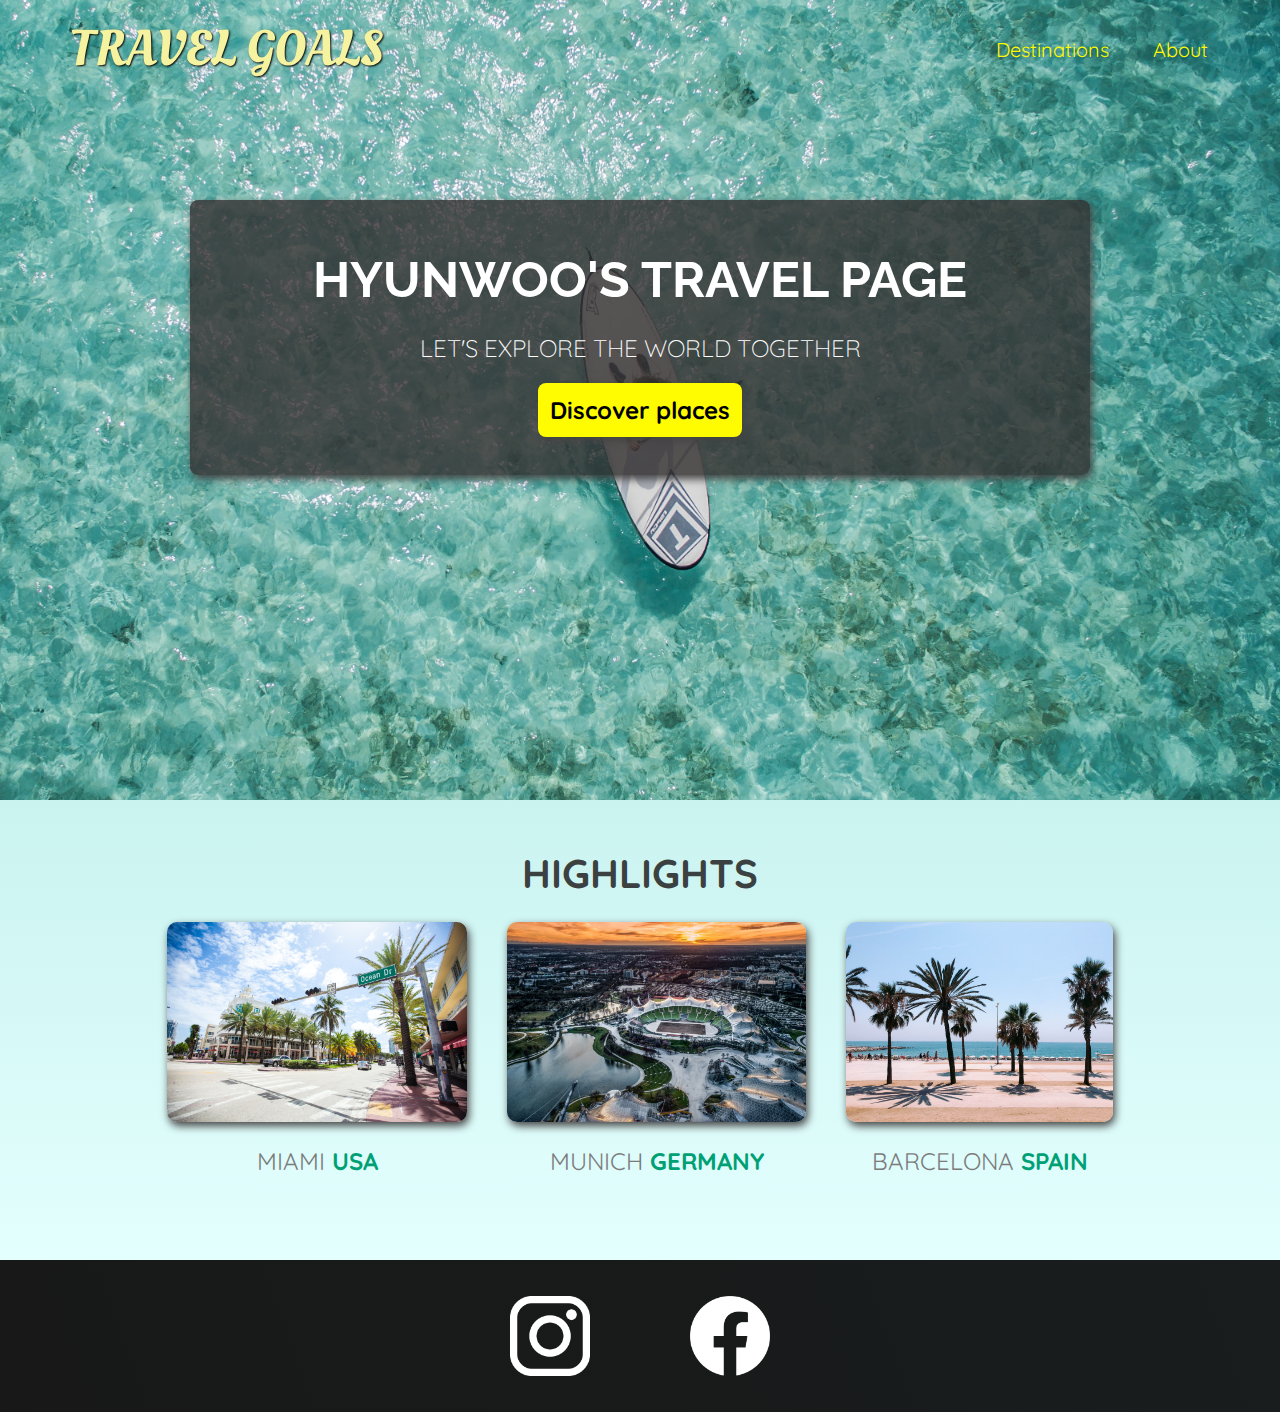
<file: index.html>
<!DOCTYPE html>
<html lang="en">

<head>
    <meta charset="UTF-8">

    <link
        href="https://fonts.googleapis.com/css2?family=Raleway:wght@700&family=Oleo+Script:wght@700&family=Quicksand:wght@300;500;700&display=swap"
        rel="stylesheet" />
    <link rel="stylesheet" href="/shared.css">
    <link rel="stylesheet" href="/styles.css">
    <title>Travel Goals</title>
</head>

<body>
    <header>
        <div id="page-logo">
            <a href="/index.html">Travel Goals</a>
        </div>
        <nav>
            <ul>
                <li>
                    <a href="/places.html">Destinations</a>
                </li>
                <li><a href="">About</a></li>
            </ul>
        </nav>
    </header>
    <main>
        <section id="hero">
            <div id="hero-content">
                <h1>HyunWoo's Travel Page</h1>
                <p>Let's explore the World together</p>
                <a href="/places.html">Discover places</a>
            </div>

        </section>
        <section id="highlights">
            <h2>highlights</h2>
            <ul id="destinations">
                <li class="destination">
                    <img src="/images/places/miami.jpg" alt="Miami streets on sunny day">
                    <p>Miami <strong>USA</strong></p>
                </li>
                <li class="destination">
                    <img src="/images/places/munich.jpg" alt="Munich stadium in winter">
                    <p>Munich <strong>Germany</strong></p>
                </li>
                <li class="destination">
                    <img src="/images/places/barcelona.jpg" alt="Palm beach in Barcelona">
                    <p>Barcelona <strong>Spain</strong></p>
                </li>
            </ul>
        </section>
    </main>
    <footer>
        <ul>
            <li>
                <a href="https://www.instagram.com"><img src="/images/icons/insta.png" alt="instagram Logo"></a>
            </li>
            <li>
                <a href="https://www.facebook.com"><img src="/images/icons/facebook.png" alt="facebook Logo"></a>
            </li>
        </ul>
    </footer>

</body>

</html>
</file>
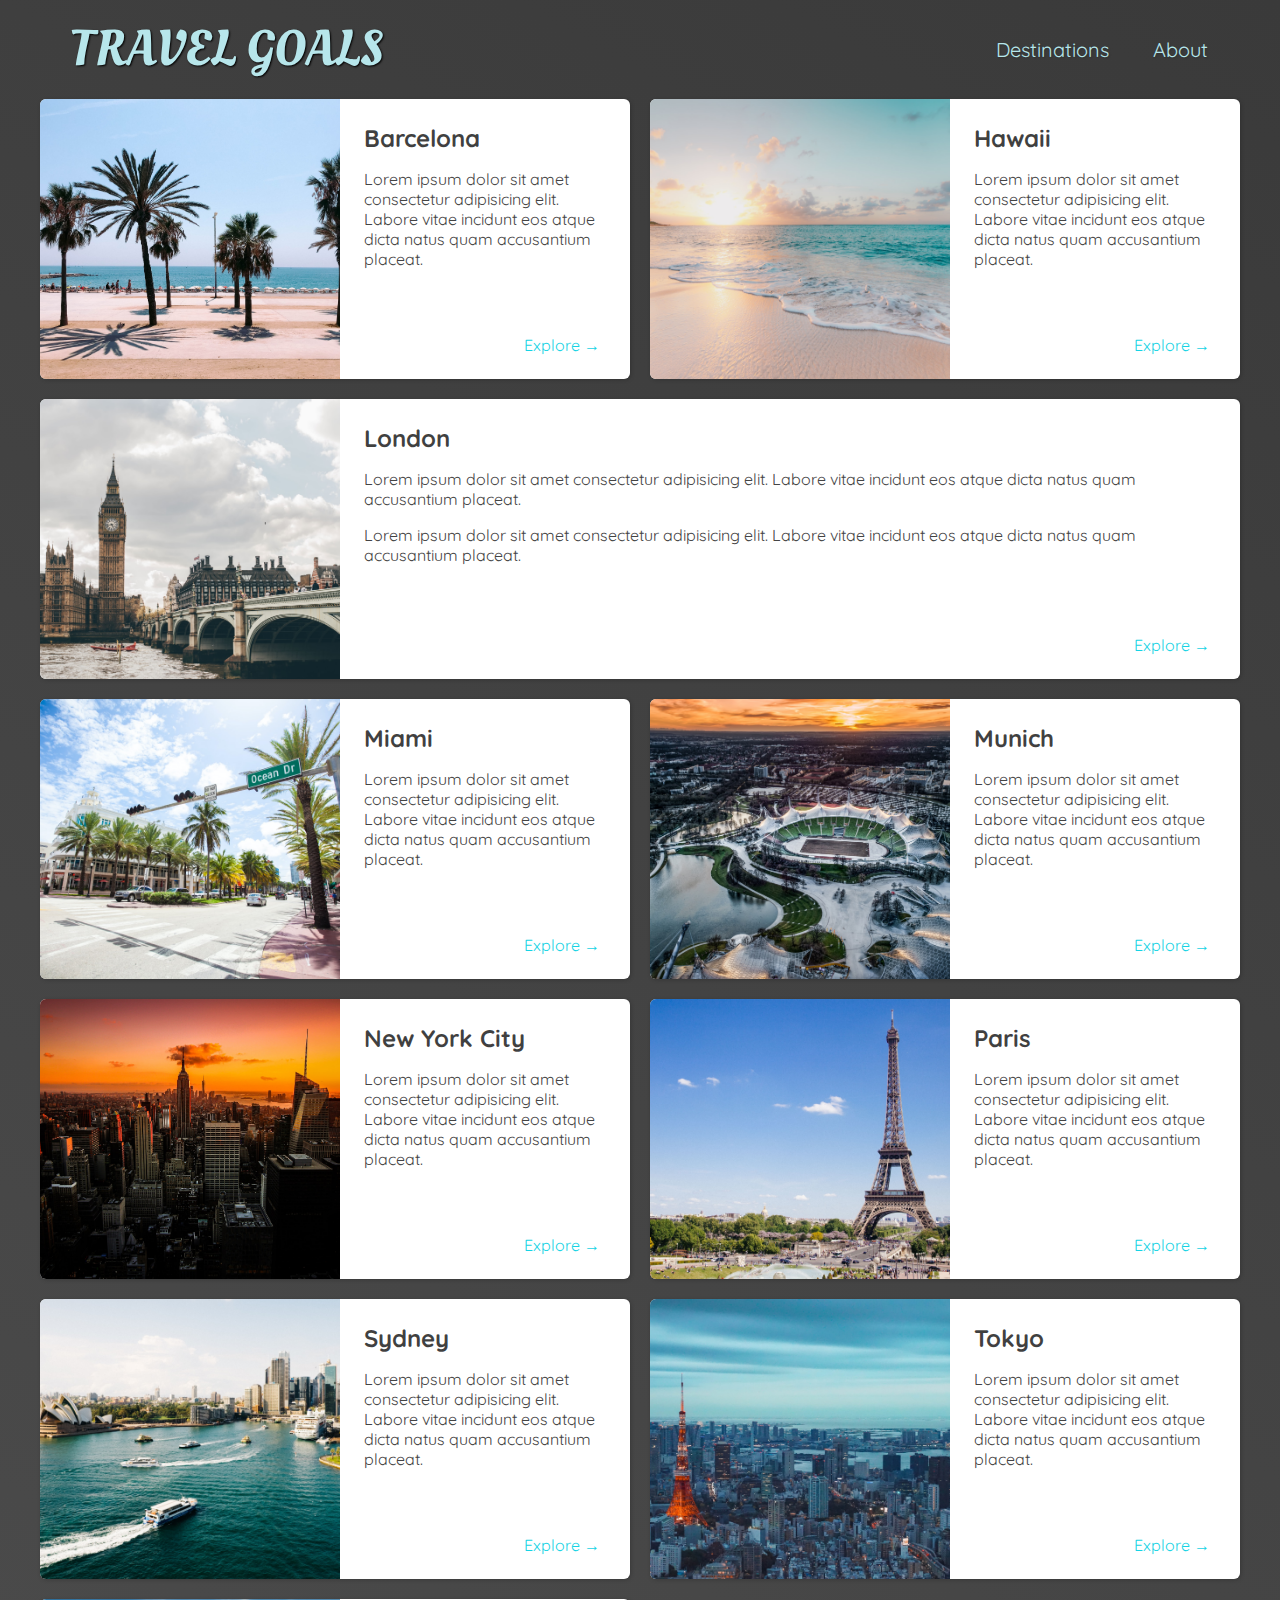
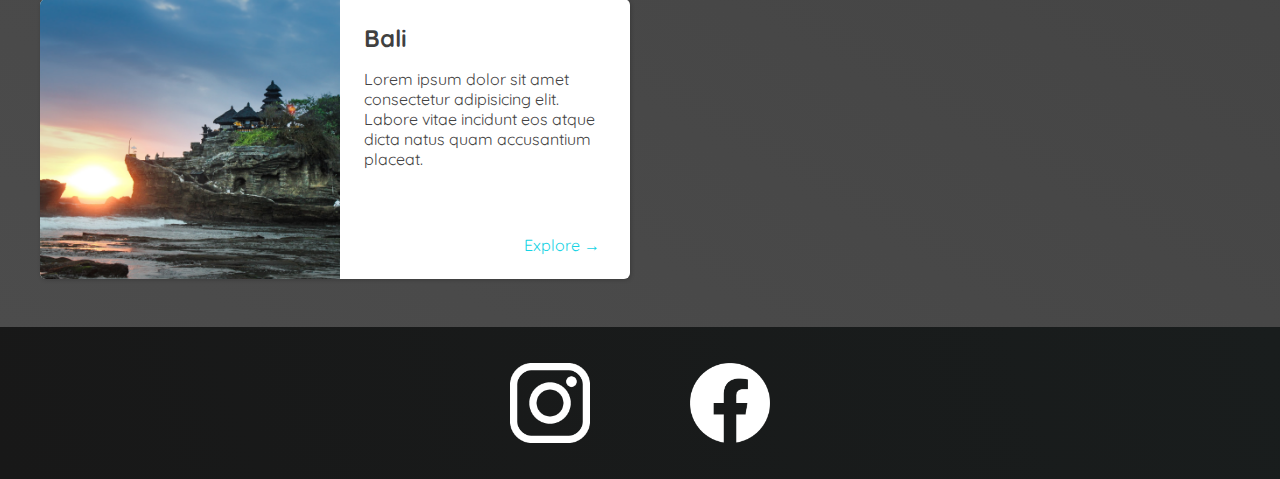
<file: places.html>
<!DOCTYPE html>
<html lang="en">

<head>
    <meta charset="UTF-8">

    <link
        href="https://fonts.googleapis.com/css2?family=Raleway:wght@700&family=Oleo+Script:wght@700&family=Quicksand:wght@300;500;700&display=swap"
        rel="stylesheet" />
    <link rel="stylesheet" href="/shared.css">
    <link rel="stylesheet" href="/places.css">
    <title>Travel Goals</title>
</head>

<body>
    <header>
        <div id="page-logo">
            <a href="/index.html">Travel Goals</a>
        </div>
        <nav>
            <ul>
                <li>
                    <a href="/places.html">Destinations</a>
                </li>
                <li><a href="">About</a></li>
            </ul>
        </nav>
    </header>
    <main>
        <ul>
            <li>
                <img src="images/places/barcelona.jpg" alt="City of Barcelona" />
                <div class="item-content">
                    <div>
                        <h2>Barcelona</h2>
                        <p>
                            Lorem ipsum dolor sit amet consectetur adipisicing elit. Labore
                            vitae incidunt eos atque dicta natus quam accusantium placeat.
                        </p>
                    </div>
                    <div class="actions">
                        <a href="https://ko.wikipedia.org/wiki/Barcelona">Explore &#x2192</a>
                    </div>
                </div>
            </li>
            <li>
                <img src="images/places/hawaii.jpg" alt="Hawaii beach" />
                <div class="item-content">
                    <div>
                        <h2>Hawaii</h2>
                        <p>
                            Lorem ipsum dolor sit amet consectetur adipisicing elit. Labore
                            vitae incidunt eos atque dicta natus quam accusantium placeat.
                        </p>
                    </div>
                    <div class="actions">
                        <a href="hhttps://ko.wikipedia.org/wiki/Hawaii">Explore &#x2192</a>
                    </div>
                </div>
            </li>
            <li>
                <img src="images/places/london.jpg" alt="London city" />
                <div class="item-content">
                    <div>
                        <h2>London</h2>
                        <p>
                            Lorem ipsum dolor sit amet consectetur adipisicing elit. Labore
                            vitae incidunt eos atque dicta natus quam accusantium placeat.
                        </p>
                        <p>
                            Lorem ipsum dolor sit amet consectetur adipisicing elit. Labore
                            vitae incidunt eos atque dicta natus quam accusantium placeat.
                        </p>
                    </div>
                    <div class="actions">
                        <a href="https://ko.wikipedia.org/wiki/London">Explore &#x2192</a>
                    </div>
                </div>
            </li>
            <li>
                <img src="images/places/miami.jpg" alt="Miami streets" />
                <div class="item-content">
                    <div>
                        <h2>Miami</h2>
                        <p>
                            Lorem ipsum dolor sit amet consectetur adipisicing elit. Labore
                            vitae incidunt eos atque dicta natus quam accusantium placeat.
                        </p>
                    </div>
                    <div class="actions">
                        <a href="https://ko.wikipedia.org/wiki/Miami">Explore &#x2192</a>
                    </div>
                </div>
            </li>
            <li>
                <img src="images/places/munich.jpg" alt="Munich football stadium" />
                <div class="item-content">
                    <div>
                        <h2>Munich</h2>
                        <p>
                            Lorem ipsum dolor sit amet consectetur adipisicing elit. Labore
                            vitae incidunt eos atque dicta natus quam accusantium placeat.
                        </p>
                    </div>
                    <div class="actions">
                        <a href="https://ko.wikipedia.org/wiki/Munich">Explore &#x2192</a>
                    </div>
                </div>
            </li>
            <li>
                <img src="images/places/new-york-city.jpg" alt="New York City skyline" />
                <div class="item-content">
                    <div>
                        <h2>New York City</h2>
                        <p>
                            Lorem ipsum dolor sit amet consectetur adipisicing elit. Labore
                            vitae incidunt eos atque dicta natus quam accusantium placeat.
                        </p>
                    </div>
                    <div class="actions">
                        <a href="https://ko.wikipedia.org/wiki/New_York_City">Explore &#x2192</a>
                    </div>
                </div>
            </li>
            <li>
                <img src="images/places/paris.jpg" alt="Paris city" />
                <div class="item-content">
                    <div>
                        <h2>Paris</h2>
                        <p>
                            Lorem ipsum dolor sit amet consectetur adipisicing elit. Labore
                            vitae incidunt eos atque dicta natus quam accusantium placeat.
                        </p>
                    </div>
                    <div class="actions">
                        <a href="https://ko.wikipedia.org/wiki/Paris">Explore &#x2192</a>
                    </div>
                </div>
            </li>
            <li>
                <img src="images/places/sydney.jpg" alt="Sydney beach" />
                <div class="item-content">
                    <div>
                        <h2>Sydney</h2>
                        <p>
                            Lorem ipsum dolor sit amet consectetur adipisicing elit. Labore
                            vitae incidunt eos atque dicta natus quam accusantium placeat.
                        </p>
                    </div>
                    <div class="actions">
                        <a href="https://en.wikipedia.org/wiki/Sydney">Explore &#x2192</a>
                    </div>
                </div>
            </li>
            <li>
                <img src="images/places/tokyo.jpg" alt="Tokyo skyline" />
                <div class="item-content">
                    <div>
                        <h2>Tokyo</h2>
                        <p>
                            Lorem ipsum dolor sit amet consectetur adipisicing elit. Labore
                            vitae incidunt eos atque dicta natus quam accusantium placeat.
                        </p>
                    </div>
                    <div class="actions">
                        <a href="https://en.wikipedia.org/wiki/Tokyo">Explore &#x2192</a>
                    </div>
                </div>
            </li>
            <li>
                <img src="images/places/bali.jpg" alt="Bali beach" />
                <div class="item-content">
                    <div>
                        <h2>Bali</h2>
                        <p>
                            Lorem ipsum dolor sit amet consectetur adipisicing elit. Labore
                            vitae incidunt eos atque dicta natus quam accusantium placeat.
                        </p>
                    </div>
                    <div class="actions">
                        <a href="https://en.wikipedia.org/wiki/Bali">Explore &#x2192</a>
                    </div>
                </div>
            </li>
        </ul>
    </main>
    <footer>
        <ul>
            <li>
                <a href="https://www.instagram.com"><img src="/images/icons/insta.png" alt="instagram Logo"></a>
            </li>
            <li>
                <a href="https://www.facebook.com"><img src="/images/icons/facebook.png" alt="facebook Logo"></a>
            </li>
        </ul>
    </footer>

</body>

</html>
</file>
<file: shared.css>
body {
    font-family: "Quicksand", sans-serif;
    margin: 0px;
}


ul {
    list-style: none;
    margin: 0px;
    padding: 0px;
}

header {
    display: flex;
    justify-content: space-between;
    align-items: center;
    padding: 15px 60px;
    position: absolute;
    width: 100%;
    top: 0px;
    left: 0px;
    box-sizing: border-box;

}

#page-logo a {
    padding: 10px;
    font-family: "Oleo script", sans-serif;
    color: rgb(245, 243, 160);
    font-size: 50px;
    text-decoration: none;
    text-transform: uppercase;
    text-shadow: 1px 1px 2px rgb(0, 0, 0);
}

header ul {
    display: flex;

}

header li {
    margin-left: 20px;
}

header a {
    color: rgb(255, 251, 0);
    text-decoration: none;
    font-size: 20px;
    padding: 12px;
    text-shadow: 1px 1px 2px rgb(0, 0, 0, 0.2);
    border-radius: 6px;
}

header nav a:hover {
    color: rgb(77, 77, 77);
    background-color: rgb(255, 251, 0);
}

footer {
    background: linear-gradient(70deg, rgb(24, 24, 24), rgb(25, 29, 29));
    padding: 36px;
}

footer ul {
    display: flex;
    justify-content: center;
    /* padding: 40px; */

}

footer li {
    width: 80px;
    height: 80px;
    margin: 0px 50px;
}

footer img {
    width: 100%;
    height: 100%;
}
</file>
<file: styles.css>
#hero {
  height: 800px;
  background-image: url("images/places/ocean.jpg");
  background-position: center;
  background-size: cover;
}

#hero-content {
  width: 900px;
  background-color: rgb(51, 47, 47, 0.8);
  box-shadow: 2px 4px 8px rgb(68, 67, 67);
  border-radius: 8px;
  text-align: center;
  padding: 50px 0px;
  margin: 0px auto;
  position: relative;
  top: 200px;
}

#hero-content h1 {
  color: white;
  text-transform: uppercase;
  font-size: 50px;
  font-family: "Raleway", sans-serif;
  margin: 0px;
}

#hero-content p {
  color: white;
  text-transform: uppercase;
  font-size: 24px;
  font-weight: 300;
  margin-bottom: 32px;
}

#hero-content a {
  text-decoration: none;
  background-color: rgb(255, 251, 0);
  padding: 12px;
  color: black;
  font-size: 24px;
  font-weight: bold;
  border-radius: 8px;
  box-shadow: 2px 4px 8px rgb(68, 67, 67);
}

#hero-content a:hover {
  background-color: rgb(255, 238, 0);
}

#highlights {
  padding: 24px;
  background: linear-gradient(0deg,rgb(227,255,254),rgb(202,243,240));
}

#highlights h2 {
  text-transform: uppercase;
  text-align: center;
  font-size: 40px;
  color: rgb(59, 65, 64);
  margin: 24px 0px;
}

#destinations {
  display: flex;
  width: 90%;
  margin: auto;
  margin-bottom: 40px;
  justify-content: center;
}

.destination p {
  text-align: center;
  text-transform: uppercase;
  font-size: 24px;
  color: rgb(124, 123, 123);
  margin: 20px 0px;
}

.destination {
  margin: 0 20px;
}

.destination img {
  height: 200px;
  width: 100%;
  box-shadow: 2px 4px 8px rgb(68, 67, 67);
  border-radius: 10px;
  object-fit: cover;
}

.destination strong {
  color: rgb(0, 160, 117);
}
</file>
<file: places.css>
body {
    background: linear-gradient(30deg, rgb(77, 77, 77), rgb(58, 58, 58));
    color: rgb(68, 68, 68);
}

#page-logo a {
    color: rgb(183, 230, 235);
}

header {
    position: static;
}

header a {
    color: rgb(183, 230, 235);
}

header nav a:hover {
    background-color: rgb(183,230,235);
    color : rgb(59,59,59);
}

main ul {
    display: grid;
    width: 1200px;
    margin: 0px auto 48px auto;
    grid-template-columns: 1fr 1fr;
    gap: 20px 20px;
}

li:nth-of-type(3) {
    grid-column: 1 / span 2;
}

main li {
    display: flex;
    background-color: white;
    box-shadow: 1px 1px 4px rgb(0, 0, 0, 0.2);
    border-radius: 6px;
    overflow: hidden;
   
}

main li h2 {
    color: rgba(21, 21, 21, 0.821);
}

main li img {
    width: 300px;
    height: 280px;
    object-fit: cover;

}

.item-content {
    padding: 24px;
    display: flex;
    flex-direction: column;
    justify-content: space-between;
}

.item-content h2{
    margin: 0px;
}

.actions {
    text-align: right;
}

.actions a {
    text-decoration: none;
    padding: 6px;
    color: rgb(22, 211, 228);
    border-radius: 5px;
}

.actions a:hover {
    background-color: rgb(235, 253, 255);
}
</file>
